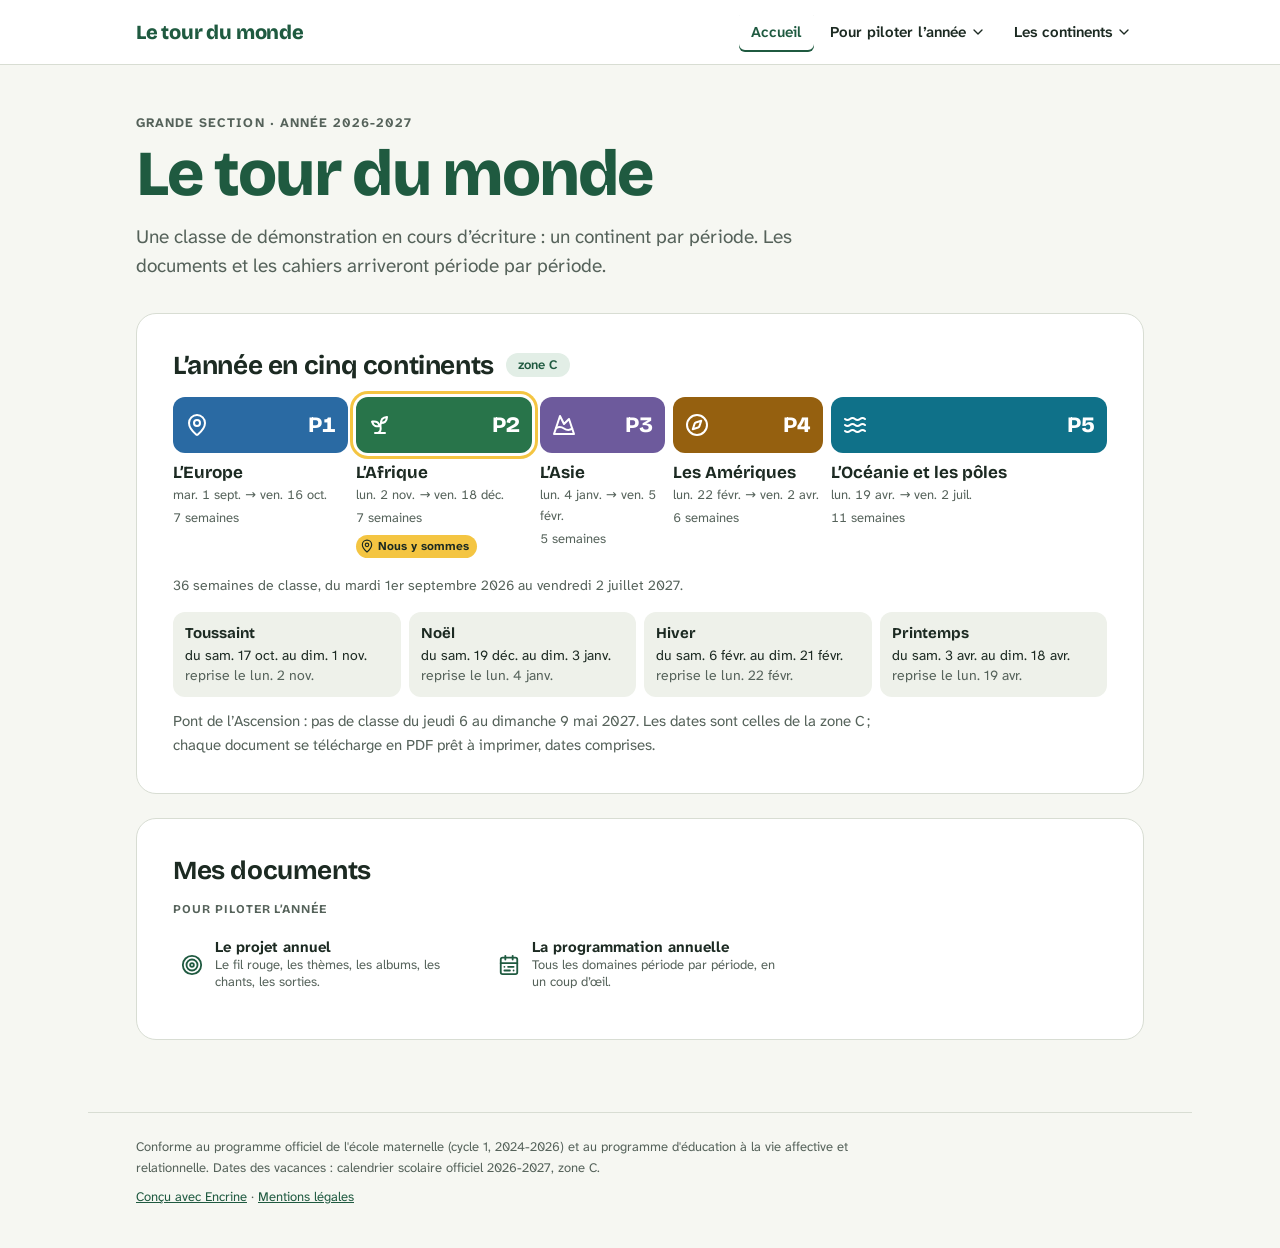
<file: site/index.html>
<!DOCTYPE html>
<html lang="fr">
<head>
  <meta charset="UTF-8">
  <meta name="viewport" content="width=device-width, initial-scale=1, viewport-fit=cover">
  <!-- apercu:debut -->
  <!-- L'aperçu de lien (scripts/apercu.py) : écrit par classe.py generer,
       en adresses absolues au déploiement (estampiller --adresse). Ne pas
       retoucher à la main : les messageries lisent ces balises sans JavaScript. -->
  <title>Encrine – Le tour du monde</title>
  <meta name="description" content="Une classe de démonstration en cours d’écriture : un continent par période. Les documents et les cahiers arriveront période par période.">
  <meta property="og:type" content="website">
  <meta property="og:locale" content="fr_FR">
  <meta property="og:site_name" content="Encrine">
  <meta property="og:title" content="Encrine – Le tour du monde">
  <meta property="og:description" content="Une classe de démonstration en cours d’écriture : un continent par période. Les documents et les cahiers arriveront période par période.">
  <meta property="og:url" content="./">
  <meta property="og:image" content="partage.png">
  <meta property="og:image:type" content="image/png">
  <meta property="og:image:width" content="1200">
  <meta property="og:image:height" content="630">
  <meta property="og:image:alt" content="L’accueil du site de la classe « Le tour du monde » : Grande Section, 2026-2027.">
  <meta name="twitter:card" content="summary_large_image">
  <meta name="twitter:title" content="Encrine – Le tour du monde">
  <meta name="twitter:description" content="Une classe de démonstration en cours d’écriture : un continent par période. Les documents et les cahiers arriveront période par période.">
  <meta name="twitter:image" content="partage.png">
  <meta name="twitter:image:alt" content="L’accueil du site de la classe « Le tour du monde » : Grande Section, 2026-2027.">
  <!-- apercu:fin -->
  <!-- L'appli installable (scripts/appli.py) : le manifeste et les icônes
       sont fabriqués pour la classe ; la couleur de la barre et le nom sous
       l'icône d'iOS, posés par appli.js depuis le thème et classe.yml. -->
  <link rel="manifest" href="manifest.webmanifest">
  <meta name="theme-color" content="">
  <meta name="mobile-web-app-capable" content="yes">
  <meta name="apple-mobile-web-app-capable" content="yes">
  <meta name="apple-mobile-web-app-status-bar-style" content="default">
  <meta name="apple-mobile-web-app-title" content="">
  <link rel="icon" href="favicon.ico" sizes="48x48">
  <link rel="icon" href="icones/appli.svg" type="image/svg+xml">
  <link rel="apple-touch-icon" href="icones/apple-touch-icon.png">
  <link rel="stylesheet" href="charte/charte.css">
  <link rel="stylesheet" href="app.css">
  <!-- Le garde-fou : jamais « Chargement… » pour toujours. Une erreur avant
       le premier rendu (un script qui manque, ou d'une autre publication),
       ou pas de rendu au bout de 15 s (sur un réseau lent, plus tôt serait un faux départ) : un message et « Recharger », qui
       désinscrit le service worker de la classe, vide ses caches et
       recharge. app.js pose data-rendu="ok" sur <html> au premier rendu.
       Autonome et en ES5 : il doit marcher quand tout le reste échoue. -->
  <script id="garde-fou">
  (function () {
    var d = document, html = d.documentElement, montre = false;
    function rendu() { return html.getAttribute('data-rendu') === 'ok'; }
    function reparer() {
      var dossier = location.href.replace(/[?#].*$/, '').replace(/[^\/]*$/, '');
      var fin = function () { location.reload(); };
      setTimeout(fin, 4000);
      var sw = navigator.serviceWorker && navigator.serviceWorker.getRegistrations ?
        navigator.serviceWorker.getRegistrations().then(function (rs) {
          return Promise.all(rs.map(function (r) { return r.scope.indexOf(dossier) === 0 ? r.unregister() : null; }));
        }) : Promise.resolve();
      var cs = window.caches ? caches.keys().then(function (ns) {
        return Promise.all(ns.map(function (n) { return n.indexOf('encrine ' + dossier) === 0 ? caches['delete'](n) : null; }));
      }) : Promise.resolve();
      Promise.all([sw, cs]).then(fin, fin);
    }
    function secours() {
      var c = d.getElementById('contenu');
      if (montre || rendu() || !c) return;
      montre = true;
      html.setAttribute('data-rendu', 'echec');
      c.removeAttribute('aria-busy');
      c.innerHTML = '<div class="garde-fou" role="alert" style="max-width:34em;margin:12vh auto;padding:0 24px;font:18px/1.6 system-ui,sans-serif">' +
        '<p><strong>Le site n’a pas pu se charger.</strong></p><p>Touchez « Recharger » : la dernière version sera téléchargée.</p>' +
        '<p><button type="button" class="btn btn-principal" style="font:inherit;padding:.5em 1.2em">Recharger</button></p></div>';
      c.querySelector('button').onclick = function () { this.disabled = true; this.textContent = 'Rechargement…'; reparer(); };
    }
    window.addEventListener('error', function (e) {
      // une erreur de script, ou un script qui n'a pas pu se charger (pas une image)
      var t = e.target;
      if (t && t !== window && t.tagName !== 'SCRIPT') return;
      if (!rendu()) secours();
    }, true);
    window.addEventListener('unhandledrejection', function () { if (!rendu()) secours(); });
    setTimeout(secours, 15000);
  })();
  </script>
</head>
<body data-support="ecran">
  <!-- Trois emplacements, que remplissent les gabarits (site/gabarits.js, ou
       ceux du thème : charte/gabarits.js) à partir du modèle (modele.js) ;
       app.js garde la logique : routage, documents, menu, focus. -->
  <a class="saut" href="#contenu">Aller au contenu</a>
  <header id="entete" data-composant="entete"></header>
  <main id="contenu" data-composant="page" tabindex="-1"><p class="chargement">Chargement…</p></main>
  <footer id="pied" data-composant="pied"></footer>

  <script src="marked.min.js"></script>
  <script src="classe.js"></script>
  <script src="commun.js"></script>
  <script src="modele.js"></script>
  <script src="gabarits.js"></script>
  <script src="charte/gabarits.js"></script>
  <script src="app.js"></script>
  <script src="appli.js"></script>
</body>
</html>
</file>
<file: site/charte/charte.css>
/* Fabriqué par scripts/classe.py : socle.css, composants.css, puis le thème « demo » (themes/demo/ : theme.css).
   Ne pas modifier à la main : éditer ces fichiers, puis relancer  python3 scripts/classe.py generer */

/* Le socle de la charte — ce que toutes les classes partagent, quel que soit
 * leur thème.
 *
 *  - Andika, la police de tout mot qu'un enfant lit (a et g à un étage, l et I
 *    distincts) : elle ne dépend pas du thème, parce qu'elle sert la lecture ;
 *  - les espacements (pas de 4 px) et les rayons ;
 *  - la mécanique des périodes : data-periode="1".."5" pose --periode,
 *    --periode-trait et --periode-pale à partir des --pN que fournit le thème.
 *
 * Le thème de la classe (site/charte/themes/<thème>/, choisi par classe.yml)
 * fournit le reste : couleurs, polices de l'adulte, ombre (theme.css), et
 * l'habillage des composants nommés (composants.css, facultatif), avec ses
 * motifs et ses polices. scripts/classe.py generer assemble le socle et le
 * thème dans site/charte/charte.css, le seul fichier que chargent les pages.
 * Ne pas éditer charte.css à la main.
 *
 * Ce que le thème ne peut pas changer — la police de l'enfant, les
 * espacements, la mécanique des périodes, le format des pages — est contrôlé
 * par scripts/verifier-theme.py (skill charte-graphique, « Le contrat du
 * thème »).
 */

/* ——— Police de l'enfant (auto-hébergée : le PDF se fabrique sans réseau) ——— */
@font-face { font-family: "Andika"; font-style: normal; font-weight: 400; font-display: swap;
  src: url("polices/andika-latin-400.woff2") format("woff2");
  unicode-range: U+0000-00FF, U+0131, U+0152-0153, U+02BB-02BC, U+02C6, U+02DA, U+02DC, U+0304, U+0308, U+0329, U+2000-206F, U+20AC, U+2122, U+2191, U+2193, U+2212, U+2215, U+FEFF, U+FFFD; }
@font-face { font-family: "Andika"; font-style: normal; font-weight: 400; font-display: swap;
  src: url("polices/andika-latin-ext-400.woff2") format("woff2");
  unicode-range: U+0100-02BA, U+02BD-02C5, U+02C7-02CC, U+02CE-02D7, U+02DD-02FF, U+1E00-1E9F, U+1EF2-1EFF, U+2020, U+20A0-20AB, U+20AD-20C0, U+2113, U+2C60-2C7F, U+A720-A7FF; }
@font-face { font-family: "Andika"; font-style: normal; font-weight: 700; font-display: swap;
  src: url("polices/andika-latin-700.woff2") format("woff2");
  unicode-range: U+0000-00FF, U+0131, U+0152-0153, U+02BB-02BC, U+02C6, U+02DA, U+02DC, U+0304, U+0308, U+0329, U+2000-206F, U+20AC, U+2122, U+2191, U+2193, U+2212, U+2215, U+FEFF, U+FFFD; }
@font-face { font-family: "Andika"; font-style: normal; font-weight: 700; font-display: swap;
  src: url("polices/andika-latin-ext-700.woff2") format("woff2");
  unicode-range: U+0100-02BA, U+02BD-02C5, U+02C7-02CC, U+02CE-02D7, U+02DD-02FF, U+1E00-1E9F, U+1EF2-1EFF, U+2020, U+20A0-20AB, U+20AD-20C0, U+2113, U+2C60-2C7F, U+A720-A7FF; }

/* ——— La mention de la marque, au pied de chaque page du matériel ———
   Fiches, imagier, cartes-corpus : « Conçu avec Encrine · encrine.ai », en
   petit, dans la MARGE BASSE de la page (une boîte de marge @page) — elle ne
   prend rien au contenu, et ne peut donc pas faire déborder une fiche : la
   règle d'une page par fiche et par planche tient, au même nombre de pages.
   Figtree, la police du texte d'Encrine (site/marque/), à l'ardoise douce
   de la marque : gris doux, mais lisible à la photocopie. Placée en haut de
   la marge (à 8 mm du bord), hors de la bande que les imprimantes rognent.
   Du socle : aucun thème ne la retire (il n'écrit pas de @page). Les
   documents de l'enseignant ont leur propre pied (impression.css). */
@font-face { font-family: "Figtree"; font-style: normal; font-weight: 300 900; font-display: block;
  src: url("../marque/polices/figtree-latin.woff2") format("woff2");
  unicode-range: U+0000-00FF, U+0131, U+0152-0153, U+02BB-02BC, U+02C6, U+02DA, U+02DC, U+0304, U+0308, U+0329, U+2000-206F, U+20AC, U+2122, U+2191, U+2193, U+2212, U+2215, U+FEFF, U+FFFD; }
@page {
  @bottom-center {
    content: "Conçu avec Encrine · encrine.ai";
    vertical-align: top; padding-top: 1.8mm;
    font: 500 6.8pt/1 "Figtree", Arial, sans-serif; letter-spacing: .02em; color: #4a5566;
  }
}
/* Une boîte de marge ne fait pas charger sa police, et sans elle Chromium
   n'imprime RIEN dans la boîte (pas même la police de secours) : ce double
   invisible, à la police de la mention, la fait charger dès l'ouverture de
   la page. Pas sous @media print : chargée au moment d'imprimer, la police
   arrive trop tard et la mention disparaît (essayé). */
html::before {
  content: "Conçu avec Encrine · encrine.ai"; font: 500 6.8pt "Figtree", Arial, sans-serif;
  position: absolute; top: 0; left: 0; visibility: hidden; pointer-events: none;
}

/* ——— Jetons communs ——— */
:root {
  /* La police des mots de l'enfant : la même pour toutes les classes */
  --police-enfant: "Andika", "Century Gothic", Verdana, sans-serif;

  /* Espacements (pas de 4 px) */
  --esp-1: 4px; --esp-2: 8px; --esp-3: 12px; --esp-4: 16px;
  --esp-5: 24px; --esp-6: 32px; --esp-7: 48px; --esp-8: 64px;

  /* Les rayons ne sont pas du socle : ils donnent son visage à la classe,
     le thème les porte (--rayon-s, -m, -l, -pilule). */

  /* La mention de rangement des cartes (« période 1 · l'Europe · faune ») :
     l'enseignant la lit en triant les cartes plastifiées. Imprimée à 5,5 pt
     en gris pâle, elle ne se lisait plus ; 6,5 pt et l'encre douce (4,5:1)
     sont le minimum. */
  --repere-taille: 6.5pt;
  --repere-encre: var(--encre-douce);

  /* La police des étiquettes de l'adulte (pastilles, numéros de période,
     tampons) : celle des titres, sauf si le thème en apporte une troisième. */
  --police-etiquette: var(--police-titre);
}

/* Les ornements : des éléments vides que le moteur pose aux points
   d'accroche (data-orne="…") et qu'un thème peut remplir d'un motif. Sans
   thème, ils n'existent pas. Ils ne prennent jamais de place dans la page :
   un thème les place en position absolue (verifier-theme.py le vérifie sur
   le papier). */
.orne { display: none; }

/* La période d'un bloc : data-periode="1".."5" pose --periode, --periode-trait et --periode-pale. */
[data-periode="1"] { --periode: var(--p1); --periode-trait: var(--p1-trait); --periode-pale: var(--p1-pale); }
[data-periode="2"] { --periode: var(--p2); --periode-trait: var(--p2-trait); --periode-pale: var(--p2-pale); }
[data-periode="3"] { --periode: var(--p3); --periode-trait: var(--p3-trait); --periode-pale: var(--p3-pale); }
[data-periode="4"] { --periode: var(--p4); --periode-trait: var(--p4-trait); --periode-pale: var(--p4-pale); }
[data-periode="5"] { --periode: var(--p5); --periode-trait: var(--p5-trait); --periode-pale: var(--p5-pale); }

/* ——— Les mots que l'enfant lit ———
   Tout mot qu'un enfant lit s'écrit en Andika (a et g à un étage, l et I
   distincts) : cartes, étiquettes, mots sous les images, lettres, tableaux,
   défis. Règle du socle, hors couche : ni le thème ni une feuille de cahier
   ne la défont (verifier-theme.py refuse qu'un thème y touche). La consigne,
   l'en-tête et le pied d'une fiche, qui s'adressent à l'adulte, restent dans
   la police du texte. */
.fiche :is(.case, .appariement .item, .alphabet .al, .bande .c, .carte-lettre, .plaque, .bande-lettres,
  .mot-grand, .quadrillage td, .trace, .modele, table.tab td, table.tab th, .defi, .domino .total,
  .graphisme, .seriation, .lettres-decoupe, .grandes-cases, .motif),
.carte .mot, .etiquette .mot, .mot-tri, .mot-script, .couverture-titre,
/* à l'écran, un mot de l'enfant que montre un gabarit (le nom d'une espèce,
   un mot d'un corpus) : le thème en règle la taille, jamais la police */
.mot-enfant { font-family: var(--police-enfant); }

/* Les composants communs du moteur — ce que plusieurs cahiers partagent et
 * qu'aucune feuille de cahier ne porte seule : la couverture.
 *
 * Rangés dans la couche « moteur », comme les feuilles des cahiers : le thème
 * de la classe les habille (themes/<thème>/habillage.css) sans surenchère de
 * sélecteurs. Assemblé dans charte.css par scripts/classe.py, entre le socle
 * et le thème. La structure HTML est fabriquée par classe.couverture().
 */
@layer moteur {

/* ——— La couverture d'un cahier : une page A4, la première du PDF ———
   Le seul papier qui puisse porter un aplat sombre (règle du socle : les
   fiches élève restent à l'encre légère). Sans thème : un cadre à la couleur
   de la période, le nom du milieu en grand, en Andika — l'enfant le lit. */
.planche.couverture {
  position: relative; isolation: isolate; overflow: hidden;
  /* 277 mm de page utile : 6 mm de tolérance d'arrondi, sinon la
     couverture pousse le cahier d'une page (skill imprimer-pdf) */
  height: 271mm; display: flex; flex-direction: column; justify-content: space-between;
  padding: 14mm 12mm; border: 1.2pt solid var(--periode); border-radius: 4mm;
  background: var(--feuille);
  -webkit-print-color-adjust: exact; print-color-adjust: exact;
}
.couverture-tete {
  display: flex; justify-content: space-between; gap: 6mm;
  font: 700 9.5pt/1.3 var(--police-texte); color: var(--encre-douce);
  text-transform: uppercase; letter-spacing: .06em;
}
.couverture-centre { text-align: center; }
.couverture-cahier { font: 700 16pt/1.2 var(--police-titre); color: var(--periode); margin: 0 0 5mm; }
.couverture-titre {
  font-family: var(--police-enfant); font-size: 46pt; font-weight: 700; line-height: 1.08;
  color: var(--encre); margin: 0; text-wrap: balance;
}
.couverture-sous { font: 400 12pt/1.4 var(--police-texte); color: var(--encre-douce); margin: 5mm auto 0; max-width: 130mm; }
.couverture-pied {
  display: flex; justify-content: space-between; align-items: center; gap: 6mm;
  border-top: .8pt solid var(--periode-trait); padding-top: 4mm;
  font: 400 10pt/1.3 var(--police-texte); color: var(--encre-douce);
}
.couverture-periode { display: inline-flex; align-items: center; gap: 3mm; font: 700 12pt/1 var(--police-etiquette); color: var(--periode); }
.couverture-num {
  display: inline-grid; place-items: center; width: 12mm; height: 12mm; border-radius: 50%;
  border: 1.2pt solid var(--periode); font-size: 16pt;
}

} /* fin de la couche moteur */

/* ——— themes/demo/theme.css ——— */
/* Le thème « demo » — un style neutre pour la classe de démonstration.
 *
 * Un thème porte les couleurs (clair, sombre, impression), les cinq couleurs
 * de période et les polices de l'adulte ; le socle (../../socle.css) porte le
 * reste. Le skill charte-graphique dit comment en écrire un pour un thème
 * choisi ; celui-ci sert de point de départ.
 */

/* ——— Polices du thème (auto-hébergées) ——— */
@font-face { font-family: "Bricolage Grotesque"; font-style: normal; font-weight: 200 800; font-display: swap;
  src: url("themes/demo/polices/bricolage-grotesque-latin.woff2") format("woff2");
  unicode-range: U+0000-00FF, U+0131, U+0152-0153, U+02BB-02BC, U+02C6, U+02DA, U+02DC, U+0304, U+0308, U+0329, U+2000-206F, U+20AC, U+2122, U+2191, U+2193, U+2212, U+2215, U+FEFF, U+FFFD; }
@font-face { font-family: "Bricolage Grotesque"; font-style: normal; font-weight: 200 800; font-display: swap;
  src: url("themes/demo/polices/bricolage-grotesque-latin-ext.woff2") format("woff2");
  unicode-range: U+0100-02BA, U+02BD-02C5, U+02C7-02CC, U+02CE-02D7, U+02DD-02FF, U+1E00-1E9F, U+1EF2-1EFF, U+2020, U+20A0-20AB, U+20AD-20C0, U+2113, U+2C60-2C7F, U+A720-A7FF; }
@font-face { font-family: "Atkinson Hyperlegible Next"; font-style: normal; font-weight: 200 800; font-display: swap;
  src: url("themes/demo/polices/atkinson-next-latin.woff2") format("woff2");
  unicode-range: U+0000-00FF, U+0131, U+0152-0153, U+02BB-02BC, U+02C6, U+02DA, U+02DC, U+0304, U+0308, U+0329, U+2000-206F, U+20AC, U+2122, U+2191, U+2193, U+2212, U+2215, U+FEFF, U+FFFD; }
@font-face { font-family: "Atkinson Hyperlegible Next"; font-style: normal; font-weight: 200 800; font-display: swap;
  src: url("themes/demo/polices/atkinson-next-latin-ext.woff2") format("woff2");
  unicode-range: U+0100-02BA, U+02BD-02C5, U+02C7-02CC, U+02CE-02D7, U+02DD-02FF, U+1E00-1E9F, U+1EF2-1EFF, U+2020, U+20A0-20AB, U+20AD-20C0, U+2113, U+2C60-2C7F, U+A720-A7FF; }
@font-face { font-family: "Atkinson Hyperlegible Next"; font-style: italic; font-weight: 200 800; font-display: swap;
  src: url("themes/demo/polices/atkinson-next-latin-italic.woff2") format("woff2");
  unicode-range: U+0000-00FF, U+0131, U+0152-0153, U+02BB-02BC, U+02C6, U+02DA, U+02DC, U+0304, U+0308, U+0329, U+2000-206F, U+20AC, U+2122, U+2191, U+2193, U+2212, U+2215, U+FEFF, U+FFFD; }

/* ——— Jetons du thème ——— */
:root {
  /* Fonds et traits */
  --papier: #f6f7f2;          /* fond de page de l'application */
  --feuille: #ffffff;         /* surfaces posées sur le papier : document, carte, menu */
  --feuille-creuse: #eef1ea;  /* zone en retrait : barre d'outils, ligne paire d'un tableau */
  --trait: #d8ddd3;           /* filets, séparateurs */
  --trait-fort: #7f8b7c;      /* bord d'un contrôle (3:1 sur papier et feuille) */

  /* Encres */
  --encre: #1c2a22;           /* texte courant */
  --encre-douce: #55625a;     /* métadonnées, légendes */
  --sapin: #1f5a40;           /* la couleur de la maison : titres, action principale, état actif */
  --sapin-pale: #e2eee6;      /* fond teinté derrière du sapin */
  --sur-sapin: #ffffff;       /* texte posé sur un aplat sapin */
  --bouton-dor: #f4c542;      /* mise en avant : la période en cours, l'étoile du défi */
  --sur-bouton-dor: #1c2a22;
  --coquelicot: #b3361f;      /* erreur, alerte — jamais décoratif */
  --anneau: #1f5a40;          /* anneau de focus clavier */

  /* Les cinq milieux : une couleur par période. Ce sont les filets de
     l'imagier et des cartes-corpus, dont le mode d'emploi nomme la couleur
     (« la barquette repérée par le filet bleu ») : changer une teinte de
     famille obligerait les classes à relabelliser leurs barquettes. */
  --p1: #2a6aa3; --p1-trait: #b9d1e8; --p1-pale: #e7f0f9;   /* la ville — bleu */
  --p2: #28744a; --p2-trait: #b4dcc4; --p2-pale: #e6f3eb;   /* la forêt — vert */
  --p3: #6d5a9c; --p3-trait: #cdc3e4; --p3-pale: #f1eef8;   /* la montagne — violet */
  --p4: #95600f; --p4-trait: #e8cf9e; --p4-pale: #fbf1dc;   /* la campagne — ocre */
  --p5: #0f7189; --p5-trait: #a9d9e4; --p5-pale: #e6f4f7;   /* la mer — turquoise */
  --sur-periode: #ffffff;

  /* Rayons (du thème : le socle n'en impose aucun) */
  --rayon-s: 6px; --rayon-m: 12px; --rayon-l: 20px; --rayon-pilule: 999px;

  /* Polices */
  --police-titre: "Bricolage Grotesque", "Avenir Next", "Segoe UI", system-ui, sans-serif;
  --police-texte: "Atkinson Hyperlegible Next", "Atkinson Hyperlegible", "Segoe UI", system-ui, sans-serif;

  /* Ombres : une seule, pour ce qui flotte (menu ouvert, carte survolée) */
  --ombre-flotte: 0 1px 2px rgba(28, 42, 34, .06), 0 8px 24px rgba(28, 42, 34, .10);
}

@media (prefers-color-scheme: dark) {
  :root:not([data-theme="light"]) {
    --papier: #121a16; --feuille: #1a241f; --feuille-creuse: #16201b;
    --trait: #2c3832; --trait-fort: #6b7a70;
    --encre: #e8eee9; --encre-douce: #a7b4ab;
    --sapin: #7cc79d; --sapin-pale: #1e3328; --sur-sapin: #0e1a14;
    --bouton-dor: #f4c542; --sur-bouton-dor: #1c2a22;
    --coquelicot: #f08a74; --anneau: #f4c542;
    --p1: #86b4e8; --p1-trait: #2f4a66; --p1-pale: #1b2a3d;
    --p2: #7fcb9d; --p2-trait: #2c5039; --p2-pale: #1a3324;
    --p3: #b9a8e8; --p3-trait: #463d66; --p3-pale: #2a2440;
    --p4: #e2b25a; --p4-trait: #5a4720; --p4-pale: #352a12;
    --p5: #6fcbe0; --p5-trait: #245459; --p5-pale: #12302f; --sur-periode: #0e1a14;
    --ombre-flotte: 0 1px 2px rgba(0, 0, 0, .3), 0 8px 24px rgba(0, 0, 0, .35);
    color-scheme: dark;
  }
}
:root[data-theme="dark"] {
  --papier: #121a16; --feuille: #1a241f; --feuille-creuse: #16201b;
  --trait: #2c3832; --trait-fort: #6b7a70;
  --encre: #e8eee9; --encre-douce: #a7b4ab;
  --sapin: #7cc79d; --sapin-pale: #1e3328; --sur-sapin: #0e1a14;
  --bouton-dor: #f4c542; --sur-bouton-dor: #1c2a22;
  --coquelicot: #f08a74; --anneau: #f4c542;
  --p1: #86b4e8; --p1-trait: #2f4a66; --p1-pale: #1b2a3d;
  --p2: #7fcb9d; --p2-trait: #2c5039; --p2-pale: #1a3324;
  --p3: #b9a8e8; --p3-trait: #463d66; --p3-pale: #2a2440;
  --p4: #e2b25a; --p4-trait: #5a4720; --p4-pale: #352a12;
  --p5: #6fcbe0; --p5-trait: #245459; --p5-pale: #12302f; --sur-periode: #0e1a14;
  --ombre-flotte: 0 1px 2px rgba(0, 0, 0, .3), 0 8px 24px rgba(0, 0, 0, .35);
  color-scheme: dark;
}

/* Le papier imprimé reste clair, quel que soit le thème de l'écran. */
@media print {
  :root, :root[data-theme="dark"], :root:not([data-theme="light"]) {
    --papier: #ffffff; --feuille: #ffffff; --feuille-creuse: #f1f3ee;
    --trait: #c9cfc5; --trait-fort: #6f7a6c;
    --encre: #1c2a22; --encre-douce: #4a564e;
    --sapin: #1f5a40; --sapin-pale: #e2eee6; --sur-sapin: #ffffff;
    --p1: #2a6aa3; --p1-trait: #b9d1e8; --p1-pale: #e7f0f9;
    --p2: #28744a; --p2-trait: #b4dcc4; --p2-pale: #e6f3eb;
    --p3: #6d5a9c; --p3-trait: #cdc3e4; --p3-pale: #f1eef8;
    --p4: #95600f; --p4-trait: #e8cf9e; --p4-pale: #fbf1dc;
    --p5: #0f7189; --p5-trait: #a9d9e4; --p5-pale: #e6f4f7; --sur-periode: #ffffff;
    color-scheme: light;
  }
}
</file>
<file: site/app.css>
/* ——— L'application de la classe ———
 * Toutes les valeurs viennent de charte/charte.css (le socle, puis le thème
 * de la classe). Deux parties :
 *  - la base, commune à tous les gabarits : la page, le focus, le lien
 *    d'évitement, les icônes, la pastille, les boutons, l'invitation à
 *    installer l'appli ;
 *  - la forme des gabarits PAR DÉFAUT (site/gabarits.js), qui ne s'applique
 *    qu'aux emplacements qu'ils ont rendus ([data-gabarit="defaut"], posé par
 *    app.js) : un thème qui a ses propres gabarits n'en hérite rien, même
 *    s'il emploie les mêmes noms de classes. :where() garde la spécificité
 *    d'origine, que l'habillage d'un thème sans gabarits peut surpasser.
 */

/* La feuille du moteur est rangée dans la couche « moteur » : l'habillage du
   thème de la classe (charte.css, hors couche) l'emporte sur elle sans
   surenchère de sélecteurs. Skill charte-graphique. */
@layer moteur {
* { box-sizing: border-box; }
[hidden] { display: none !important; }
html { scroll-behavior: smooth; -webkit-text-size-adjust: 100%; }
@media (prefers-reduced-motion: reduce) { html { scroll-behavior: auto; } * { transition: none !important; } }
body {
  margin: 0; background: var(--papier); color: var(--encre);
  font-family: var(--police-texte); font-size: 17px; line-height: 1.6;
  overflow-x: hidden;
}
a { color: inherit; }
:focus-visible { outline: 3px solid var(--anneau); outline-offset: 2px; border-radius: var(--rayon-s); }
.ic { width: 20px; height: 20px; flex-shrink: 0; fill: none; stroke: currentColor; stroke-width: 2; stroke-linecap: round; stroke-linejoin: round; }

/* La pastille de période : le numéro dans la couleur du milieu. */
.pastille {
  display: inline-grid; place-items: center; flex-shrink: 0;
  width: 24px; height: 24px; border-radius: var(--rayon-pilule);
  background: var(--periode); color: var(--sur-periode);
  font: 700 13px/1 var(--police-titre); font-variant-numeric: tabular-nums;
}

/* Le lien d'évitement : invisible tant qu'on ne l'atteint pas au clavier. */
.saut {
  position: absolute; left: var(--esp-3); top: -100px; z-index: 100;
  padding: var(--esp-2) var(--esp-4); border-radius: var(--rayon-s);
  background: var(--encre); color: var(--papier); font-weight: 700; text-decoration: none;
}
.saut:focus { top: var(--esp-3); }
#contenu:focus { outline: none; }
.chargement { color: var(--encre-douce); font-style: italic; }
@media (prefers-reduced-motion: reduce) {
  *, *::before, *::after { animation-duration: .01ms !important; animation-iteration-count: 1 !important; scroll-behavior: auto !important; }
}
[data-appli] body { overscroll-behavior-y: none; }

/* — Boutons — */
.btn {
  display: inline-flex; align-items: center; gap: var(--esp-2);
  min-height: 40px; padding: 0 var(--esp-4); border-radius: var(--rayon-s);
  background: var(--feuille); color: var(--encre); border: 1px solid var(--trait-fort);
  font: 600 15px/1 var(--police-texte); text-decoration: none; cursor: pointer;
}
.btn:hover { background: var(--feuille-creuse); }
.btn .ic { width: 18px; height: 18px; color: var(--encre-douce); }
.btn-principal { background: var(--sapin); color: var(--sur-sapin); border-color: var(--sapin); }
.btn-principal .ic { color: var(--sur-sapin); }
.btn-principal:hover { background: var(--sapin); filter: brightness(1.12); }

@media (max-width: 640px) { .btn { min-height: 36px; padding: 0 var(--esp-3); font-size: 14px; } .invitation-icone { width: 36px; height: 36px; } }

/* — L'invitation à installer l'appli (appli.js) : une carte discrète en bas
   de l'écran, refermable ; jamais dans l'appli installée ni sur le papier. — */
.invitation {
  position: fixed; z-index: 50; left: 50%; transform: translateX(-50%);
  bottom: max(var(--esp-4), calc(env(safe-area-inset-bottom, 0px) + var(--esp-2)));
  width: min(480px, calc(100vw - 2 * var(--esp-4)));
  display: flex; align-items: center; gap: var(--esp-3);
  padding: var(--esp-3) var(--esp-2) var(--esp-3) var(--esp-3);
  background: var(--feuille); color: var(--encre);
  border: 1px solid var(--trait); border-radius: var(--rayon-m); box-shadow: var(--ombre-flotte);
  font-size: 14px; line-height: 1.4;
}
.invitation-icone { width: 44px; height: 44px; flex-shrink: 0; border-radius: 22%; }
.invitation-texte { flex: 1; min-width: 0; margin: 0; }
.invitation-texte strong { display: block; font: 700 15px/1.3 var(--police-titre); color: var(--sapin); }
.invitation-texte .ic { width: 16px; height: 16px; vertical-align: -3px; margin: 0 2px; color: var(--sapin); }
.invitation .btn { flex-shrink: 0; }
.invitation-fermer {
  flex-shrink: 0; display: grid; place-items: center; width: 36px; height: 36px; padding: 0;
  background: none; border: 0; border-radius: var(--rayon-s); color: var(--encre-douce); cursor: pointer;
}
.invitation-fermer:hover { background: var(--feuille-creuse); color: var(--encre); }
@media (display-mode: standalone) { .invitation { display: none; } }
[data-appli] .invitation { display: none; }


/* ——— Les gabarits par défaut ——— */
#entete:where([data-gabarit="defaut"]) {
  position: sticky; top: 0; z-index: 20; background: var(--feuille); border-bottom: 1px solid var(--trait);
  padding-top: env(safe-area-inset-top, 0px);
}
#pied:where([data-gabarit="defaut"]) { background: var(--papier); }
/* — Extraits par période — */
:where([data-gabarit="defaut"]) .periodes-print {
  display: flex; flex-wrap: wrap; align-items: center; gap: var(--esp-2);
  max-width: 1040px; margin-bottom: var(--esp-4); font-size: 14px; color: var(--encre-douce);
}
:where([data-gabarit="defaut"]) .periodes-print > span { display: inline-flex; align-items: center; gap: var(--esp-2); margin-right: var(--esp-2); }
:where([data-gabarit="defaut"]) .periodes-print > span .ic { width: 18px; height: 18px; }
:where([data-gabarit="defaut"]) .periodes-print a {
  display: inline-flex; align-items: center; gap: var(--esp-2);
  padding: var(--esp-1) var(--esp-3) var(--esp-1) var(--esp-1); border-radius: var(--rayon-pilule);
  background: var(--feuille); border: 1px solid var(--trait); color: var(--encre); text-decoration: none; font-weight: 600;
}
:where([data-gabarit="defaut"]) .periodes-print a:hover { border-color: var(--periode); background: var(--periode-pale); }


/* — La feuille du document — */
:where([data-gabarit="defaut"]) .contenu {
  max-width: 1040px; background: var(--feuille); border: 1px solid var(--trait); border-radius: var(--rayon-l);
  padding: clamp(20px, 4vw, 56px); overflow-wrap: break-word; min-width: 0;
}
:where([data-gabarit="defaut"]) .contenu > :first-child { margin-top: 0; }
:where([data-gabarit="defaut"]) .contenu h1 { font: 700 clamp(28px, 3.4vw, 40px)/1.12 var(--police-titre); letter-spacing: -.02em; color: var(--sapin); text-wrap: balance; margin: 0 0 var(--esp-5); }
:where([data-gabarit="defaut"]) .contenu[data-periode] h1 { color: var(--periode); }
:where([data-gabarit="defaut"]) .contenu h2 { font: 700 24px/1.25 var(--police-titre); letter-spacing: -.01em; color: var(--encre); margin: var(--esp-7) 0 var(--esp-3); padding-top: var(--esp-4); border-top: 1px solid var(--trait); text-wrap: balance; }
:where([data-gabarit="defaut"]) .contenu h3 { font: 700 19px/1.3 var(--police-titre); color: var(--sapin); margin: var(--esp-6) 0 var(--esp-2); }
:where([data-gabarit="defaut"]) .contenu[data-periode] h3 { color: var(--periode); }
:where([data-gabarit="defaut"]) .contenu h4 { font-size: 17px; margin: var(--esp-5) 0 var(--esp-2); }
:where([data-gabarit="defaut"]) .contenu:not(.accueil) p, :where([data-gabarit="defaut"]) .contenu:not(.accueil) li { max-width: 72ch; }
:where([data-gabarit="defaut"]) .contenu a { color: var(--sapin); text-decoration-thickness: 1px; text-underline-offset: 3px; }
:where([data-gabarit="defaut"]) .contenu:not(.accueil) ul, :where([data-gabarit="defaut"]) .contenu:not(.accueil) ol { padding-left: 1.3em; }
:where([data-gabarit="defaut"]) .contenu:not(.accueil) li { margin: var(--esp-1) 0; }
:where([data-gabarit="defaut"]) .contenu li::marker { color: var(--encre-douce); }
:where([data-gabarit="defaut"]) .contenu blockquote {
  margin: var(--esp-4) 0; padding: var(--esp-3) var(--esp-4);
  background: var(--sapin-pale); border-radius: var(--rayon-m); color: var(--encre);
}
:where([data-gabarit="defaut"]) .contenu[data-periode] blockquote { background: var(--periode-pale); }
:where([data-gabarit="defaut"]) .contenu blockquote p { margin: var(--esp-1) 0; }
:where([data-gabarit="defaut"]) .contenu code { background: var(--feuille-creuse); padding: .1em .35em; border-radius: 4px; font-size: .9em; overflow-wrap: anywhere; }
:where([data-gabarit="defaut"]) .contenu hr { border: none; border-top: 1px solid var(--trait); margin: var(--esp-6) 0; }
:where([data-gabarit="defaut"]) .contenu hr + h2 { border-top: 0; padding-top: 0; }

:where([data-gabarit="defaut"]) .contenu table { border-collapse: separate; border-spacing: 0; width: 100%; margin: var(--esp-4) 0; font-size: 15px; line-height: 1.45; display: block; overflow-x: auto; border: 1px solid var(--trait); border-radius: var(--rayon-m); }
:where([data-gabarit="defaut"]) .contenu thead th { background: var(--feuille-creuse); color: var(--encre); text-align: left; font-weight: 700; font-size: 13px; text-transform: uppercase; letter-spacing: .05em; }
:where([data-gabarit="defaut"]) .contenu th, :where([data-gabarit="defaut"]) .contenu td { padding: var(--esp-2) var(--esp-3); vertical-align: top; border-bottom: 1px solid var(--trait); }
:where([data-gabarit="defaut"]) .contenu td + td, :where([data-gabarit="defaut"]) .contenu th + th { border-left: 1px solid var(--trait); }
:where([data-gabarit="defaut"]) .contenu tbody tr:last-child td { border-bottom: 0; }

:where([data-gabarit="defaut"]) .zone-badge {
  display: inline-block; font: 600 13px/1.2 var(--police-texte); letter-spacing: 0; text-transform: none; vertical-align: middle;
  background: var(--sapin-pale); color: var(--sapin);
  border-radius: var(--rayon-pilule); padding: var(--esp-1) var(--esp-3); margin-left: var(--esp-3); white-space: nowrap;
}
:where([data-gabarit="defaut"]) .contenu[data-periode] .zone-badge { background: var(--periode-pale); color: var(--periode); }
:where([data-gabarit="defaut"]) .chargement { color: var(--encre-douce); font-style: italic; }

/* — Accueil — */
:where([data-gabarit="defaut"]) .contenu.accueil { padding: 0; background: none; border: 0; border-radius: 0; max-width: 1040px; }
:where([data-gabarit="defaut"]) .accueil-tete { position: relative; isolation: isolate; padding: var(--esp-5) 0 var(--esp-6); }
:where([data-gabarit="defaut"]) .surtitre { margin: 0 0 var(--esp-2); font-size: 13px; font-weight: 700; text-transform: uppercase; letter-spacing: .08em; color: var(--encre-douce); }
:where([data-gabarit="defaut"]) .accueil .accueil-tete h1 { font: 800 clamp(36px, 6vw, 64px)/1 var(--police-titre); letter-spacing: -.035em; color: var(--sapin); max-width: 14ch; margin: 0 0 var(--esp-4); }
:where([data-gabarit="defaut"]) .chapo { font-size: 19px; line-height: 1.55; color: var(--encre-douce); max-width: 60ch; margin: 0; }

:where([data-gabarit="defaut"]) .bloc { position: relative; background: var(--feuille); border: 1px solid var(--trait); border-radius: var(--rayon-l); padding: clamp(20px, 3vw, 36px); margin-bottom: var(--esp-5); }
:where([data-gabarit="defaut"]) .bloc-tete { display: flex; align-items: center; flex-wrap: wrap; gap: var(--esp-2) var(--esp-3); margin-bottom: var(--esp-4); }
:where([data-gabarit="defaut"]) .accueil .bloc-tete h2 { margin: 0; padding: 0; border: 0; font: 700 26px/1.2 var(--police-titre); letter-spacing: -.015em; }
:where([data-gabarit="defaut"]) .bloc-tete .zone-badge { margin-left: 0; }
:where([data-gabarit="defaut"]) .note { font-size: 15px; color: var(--encre-douce); margin: var(--esp-3) 0 0; max-width: 72ch; }

/* La frise : la signature de la page — une bande par période, large de ses semaines. */
:where([data-gabarit="defaut"]) .frise { list-style: none; margin: 0; padding: 0; display: flex; gap: var(--esp-2); }
:where([data-gabarit="defaut"]) .frise-periode { flex-basis: 0; min-width: 0; }
:where([data-gabarit="defaut"]) .frise-periode a { display: flex; flex-direction: column; gap: 2px; text-decoration: none; color: var(--encre); border-radius: var(--rayon-m); }
:where([data-gabarit="defaut"]) .frise-bande {
  display: flex; align-items: center; justify-content: space-between; gap: var(--esp-2);
  height: 56px; padding: 0 var(--esp-3); margin-bottom: var(--esp-2);
  border-radius: var(--rayon-m); background: var(--periode); color: var(--sur-periode);
  position: relative; isolation: isolate; overflow: hidden;
}
:where([data-gabarit="defaut"]) .frise-bande .ic { width: 24px; height: 24px; }
:where([data-gabarit="defaut"]) .frise-num { font: 800 22px/1 var(--police-titre); font-variant-numeric: tabular-nums; }
:where([data-gabarit="defaut"]) .frise-milieu { font: 700 17px/1.2 var(--police-titre); }
:where([data-gabarit="defaut"]) .frise-dates, :where([data-gabarit="defaut"]) .frise-sem { font-size: 13px; color: var(--encre-douce); font-variant-numeric: tabular-nums; }
:where([data-gabarit="defaut"]) .frise-periode a:hover .frise-bande { filter: brightness(1.08); }
:where([data-gabarit="defaut"]) .frise-periode.en-cours .frise-bande { box-shadow: 0 0 0 3px var(--feuille), 0 0 0 6px var(--bouton-dor); }
:where([data-gabarit="defaut"]) .frise-ici {
  align-self: flex-start; display: inline-flex; align-items: center; gap: var(--esp-1); margin-top: var(--esp-1);
  padding: 2px var(--esp-2) 2px var(--esp-1); border-radius: var(--rayon-pilule);
  background: var(--bouton-dor); color: var(--sur-bouton-dor); font-size: 12px; font-weight: 700;
}
:where([data-gabarit="defaut"]) .frise-ici .ic { width: 14px; height: 14px; }
:where([data-gabarit="defaut"]) .frise-total { font-size: 14px; color: var(--encre-douce); margin: var(--esp-4) 0 0; }

:where([data-gabarit="defaut"]) .vacances { list-style: none; padding: 0; margin: var(--esp-4) 0 0; display: grid; grid-template-columns: repeat(4, minmax(0, 1fr)); gap: var(--esp-2); }
:where([data-gabarit="defaut"]) .vacances li { display: flex; flex-direction: column; padding: var(--esp-3); background: var(--feuille-creuse); border-radius: var(--rayon-m); font-size: 14px; line-height: 1.4; }
:where([data-gabarit="defaut"]) .vacances strong { font: 700 15px/1.3 var(--police-titre); margin-bottom: 2px; }
:where([data-gabarit="defaut"]) .vacances .reprise { color: var(--encre-douce); }

:where([data-gabarit="defaut"]) .materiels { display: grid; grid-template-columns: repeat(2, minmax(0, 1fr)); gap: var(--esp-3); margin-top: var(--esp-4); }
:where([data-gabarit="defaut"]) .materiel:first-child { grid-column: 1 / -1; }
:where([data-gabarit="defaut"]) .materiel:first-child .materiel-liste { display: grid; grid-template-columns: repeat(2, minmax(0, 1fr)); }
:where([data-gabarit="defaut"]) .materiel { border: 1px solid var(--trait); border-radius: var(--rayon-m); overflow: hidden; background: var(--feuille); }
:where([data-gabarit="defaut"]) .materiel.en-cours { border-color: var(--periode); box-shadow: 0 0 0 1px var(--periode); }
:where([data-gabarit="defaut"]) .materiel-tete { position: relative; isolation: isolate; display: flex; align-items: center; gap: var(--esp-3); padding: var(--esp-3) var(--esp-4); background: var(--periode-pale); color: var(--periode); }
:where([data-gabarit="defaut"]) .materiel-tete .ic { width: 28px; height: 28px; }
:where([data-gabarit="defaut"]) .materiel-num { font-size: 12px; font-weight: 700; text-transform: uppercase; letter-spacing: .07em; }
:where([data-gabarit="defaut"]) .materiel h3 { margin: 0; font: 700 20px/1.2 var(--police-titre); color: var(--encre); }
:where([data-gabarit="defaut"]) .materiel-liste { list-style: none; margin: 0; padding: var(--esp-1) 0; }
:where([data-gabarit="defaut"]) .materiel-liste a, :where([data-gabarit="defaut"]) .docs a {
  display: flex; align-items: center; gap: var(--esp-3); padding: var(--esp-2) var(--esp-4);
  text-decoration: none; color: var(--encre);
}
:where([data-gabarit="defaut"]) .materiel-liste a:hover, :where([data-gabarit="defaut"]) .docs a:hover { background: var(--feuille-creuse); }
:where([data-gabarit="defaut"]) .materiel-liste a > .ic:first-child { color: var(--periode); }
:where([data-gabarit="defaut"]) .materiel-liste a > .ic:last-child { width: 16px; height: 16px; color: var(--encre-douce); margin-left: auto; }
:where([data-gabarit="defaut"]) .materiel-liste span, :where([data-gabarit="defaut"]) .docs span { display: flex; flex-direction: column; line-height: 1.3; min-width: 0; }
:where([data-gabarit="defaut"]) .materiel-liste strong, :where([data-gabarit="defaut"]) .docs strong { font-size: 15px; }
:where([data-gabarit="defaut"]) .materiel-liste small, :where([data-gabarit="defaut"]) .docs small { font-size: 13px; color: var(--encre-douce); }

:where([data-gabarit="defaut"]) .docs-groupe + .docs-groupe { margin-top: var(--esp-5); }
:where([data-gabarit="defaut"]) .docs-groupe h3 { margin: 0 0 var(--esp-2); font-size: 12px; font-weight: 700; text-transform: uppercase; letter-spacing: .08em; color: var(--encre-douce); }
:where([data-gabarit="defaut"]) .docs { list-style: none; margin: 0; padding: 0; display: grid; grid-template-columns: repeat(auto-fill, minmax(300px, 1fr)); gap: 0 var(--esp-4); }
:where([data-gabarit="defaut"]) .docs a { padding: var(--esp-3) var(--esp-2); border-radius: var(--rayon-s); }
:where([data-gabarit="defaut"]) .docs a > .ic { color: var(--sapin); width: 22px; height: 22px; }


/* — L'emplacement de la page — */
#contenu:where([data-gabarit="defaut"]) { max-width: 1104px; margin: 0 auto; padding: var(--esp-5) max(clamp(16px, 4vw, 48px), env(safe-area-inset-right, 0px)) calc(var(--esp-7) + env(safe-area-inset-bottom, 0px)) max(clamp(16px, 4vw, 48px), env(safe-area-inset-left, 0px)); }

/* — L'en-tête : le nom du projet et le menu — */
:where([data-gabarit="defaut"]) .m-entete {
  position: relative; isolation: isolate; display: flex; align-items: center; gap: var(--esp-4);
  max-width: 1104px; margin: 0 auto; min-height: 64px;
  padding: var(--esp-2) max(clamp(16px, 4vw, 48px), env(safe-area-inset-right, 0px)) var(--esp-2) max(clamp(16px, 4vw, 48px), env(safe-area-inset-left, 0px));
}
:where([data-gabarit="defaut"]) .m-marque { font: 800 20px/1.1 var(--police-titre); letter-spacing: -.01em; color: var(--sapin); text-decoration: none; margin-right: auto; }
:where([data-gabarit="defaut"]) .m-nav > ul { display: flex; align-items: center; gap: var(--esp-1); list-style: none; margin: 0; padding: 0; }
:where([data-gabarit="defaut"]) .m-menu-groupe { position: relative; }
:where([data-gabarit="defaut"]) .m-menu-lien, :where([data-gabarit="defaut"]) .m-menu-bouton {
  display: inline-flex; align-items: center; gap: var(--esp-1); min-height: 40px; padding: 0 var(--esp-3);
  border: 0; border-radius: var(--rayon-s); background: none; color: var(--encre);
  font: 600 15px/1 var(--police-texte); text-decoration: none; cursor: pointer;
}
:where([data-gabarit="defaut"]) .m-menu-lien:hover, :where([data-gabarit="defaut"]) .m-menu-bouton:hover, :where([data-gabarit="defaut"]) .m-menu-bouton[aria-expanded="true"] { background: var(--feuille-creuse); }
:where([data-gabarit="defaut"]) .m-menu-lien[aria-current="page"], :where([data-gabarit="defaut"]) .m-menu-bouton[data-actif] { color: var(--sapin); box-shadow: inset 0 -2px 0 var(--sapin); }
:where([data-gabarit="defaut"]) .m-chevron { width: 16px; height: 16px; transition: transform .15s; }
:where([data-gabarit="defaut"]) .m-menu-bouton[aria-expanded="true"] .m-chevron { transform: rotate(180deg); }
:where([data-gabarit="defaut"]) .m-sous-menu {
  position: absolute; top: calc(100% + 6px); right: 0; z-index: 30; width: 380px; max-height: 70vh; overflow-y: auto;
  list-style: none; margin: 0; padding: var(--esp-2);
  background: var(--feuille); border: 1px solid var(--trait); border-radius: var(--rayon-m); box-shadow: var(--ombre-flotte);
}
:where([data-gabarit="defaut"]) .m-sous-menu a, :where([data-gabarit="defaut"]) .m-panneau-groupe a {
  display: flex; align-items: flex-start; gap: var(--esp-3); padding: var(--esp-2) var(--esp-3);
  border-radius: var(--rayon-s); color: var(--encre); text-decoration: none;
}
:where([data-gabarit="defaut"]) .m-sous-menu a:hover { background: var(--feuille-creuse); }
:where([data-gabarit="defaut"]) .m-sous-menu a[aria-current="page"], :where([data-gabarit="defaut"]) .m-panneau-groupe a[aria-current="page"] { background: var(--sapin-pale); color: var(--sapin); }
:where([data-gabarit="defaut"]) .m-sous-menu .ic, :where([data-gabarit="defaut"]) .m-panneau-groupe .ic { color: var(--sapin); margin-top: 2px; }
:where([data-gabarit="defaut"]) .m-sous-menu span, :where([data-gabarit="defaut"]) .m-panneau-groupe span:not(.pastille) { display: flex; flex-direction: column; min-width: 0; line-height: 1.3; }
:where([data-gabarit="defaut"]) .m-sous-menu strong, :where([data-gabarit="defaut"]) .m-panneau-groupe strong { font-size: 15px; }
:where([data-gabarit="defaut"]) .m-sous-menu small, :where([data-gabarit="defaut"]) .m-panneau-groupe small { font-size: 13px; color: var(--encre-douce); }
:where([data-gabarit="defaut"]) .m-menu-ouvrir, :where([data-gabarit="defaut"]) .m-menu-fermer {
  display: none; align-items: center; gap: var(--esp-2); min-height: 44px; padding: 0 var(--esp-3);
  border: 1px solid var(--trait-fort); border-radius: var(--rayon-s); background: var(--feuille); color: var(--encre);
  font: 600 15px/1 var(--police-texte); cursor: pointer;
}
:where([data-gabarit="defaut"]) .m-panneau {
  position: fixed; inset: 0; z-index: 60; overflow-y: auto; background: var(--feuille);
  padding: calc(var(--esp-4) + env(safe-area-inset-top, 0px)) max(16px, env(safe-area-inset-right, 0px)) calc(var(--esp-7) + env(safe-area-inset-bottom, 0px)) max(16px, env(safe-area-inset-left, 0px));
}
:where([data-gabarit="defaut"]) .m-panneau-tete { display: flex; align-items: center; justify-content: space-between; gap: var(--esp-3); padding-bottom: var(--esp-3); border-bottom: 1px solid var(--trait); }
:where([data-gabarit="defaut"]) .m-panneau-tete > a { display: inline-flex; align-items: center; gap: var(--esp-2); font: 700 18px/1.2 var(--police-titre); color: var(--sapin); text-decoration: none; }
:where([data-gabarit="defaut"]) .m-panneau-tete .m-menu-fermer { display: inline-flex; }
:where([data-gabarit="defaut"]) .m-panneau-groupe h2 { margin: var(--esp-5) 0 var(--esp-1); font-size: 12px; font-weight: 700; text-transform: uppercase; letter-spacing: .08em; color: var(--encre-douce); }
:where([data-gabarit="defaut"]) .m-panneau-groupe ul { list-style: none; margin: 0; padding: 0; }

/* — Le pied — */
:where([data-gabarit="defaut"]) .pied { max-width: 1104px; margin: 0 auto; padding: var(--esp-5) max(clamp(16px, 4vw, 48px), env(safe-area-inset-right, 0px)) calc(var(--esp-6) + env(safe-area-inset-bottom, 0px)) max(clamp(16px, 4vw, 48px), env(safe-area-inset-left, 0px)); font-size: 13px; color: var(--encre-douce); border-top: 1px solid var(--trait); }
:where([data-gabarit="defaut"]) .pied p { margin: 0 0 var(--esp-2); max-width: 90ch; }
:where([data-gabarit="defaut"]) .pied a { color: var(--sapin); }
:where([data-gabarit="defaut"]) .m-signature-classe { font: 700 15px/1.3 var(--police-titre); color: var(--sapin); }
:where([data-gabarit="defaut"]) .accueil-tete .m-signature-classe { margin: var(--esp-4) 0 0; font-size: 17px; }
:where([data-gabarit="defaut"]) .m-mot { margin: var(--esp-2) 0 0; max-width: 60ch; font-style: italic; color: var(--encre); }

/* — La page d'une période — */
:where([data-gabarit="defaut"]) .m-periode { display: flex; flex-direction: column; gap: var(--esp-5); }
:where([data-gabarit="defaut"]) .m-periode-tete { position: relative; padding: var(--esp-5) 0 0; }
:where([data-gabarit="defaut"]) .m-periode-tete .pastille { width: 40px; height: 40px; font-size: 20px; margin-bottom: var(--esp-3); }
:where([data-gabarit="defaut"]) .m-periode-tete h1 { font: 800 clamp(36px, 6vw, 60px)/1.02 var(--police-titre); letter-spacing: -.03em; color: var(--periode); margin: 0 0 var(--esp-2); }
:where([data-gabarit="defaut"]) .m-dates { margin: 0 0 var(--esp-3); color: var(--encre-douce); font-weight: 600; }
:where([data-gabarit="defaut"]) .m-section { background: var(--feuille); border: 1px solid var(--trait); border-radius: var(--rayon-l); padding: clamp(20px, 3vw, 36px); }
:where([data-gabarit="defaut"]) .m-section > h2 { margin: 0 0 var(--esp-4); font: 700 24px/1.2 var(--police-titre); color: var(--encre); }
:where([data-gabarit="defaut"]) .m-section h3 { margin: var(--esp-4) 0 var(--esp-2); font: 700 15px/1.3 var(--police-titre); color: var(--periode); text-transform: uppercase; letter-spacing: .06em; }
:where([data-gabarit="defaut"]) .m-fil { display: flow-root; }
:where([data-gabarit="defaut"]) .m-fil img { float: right; width: min(180px, 35%); margin: 0 0 var(--esp-3) var(--esp-4); border-radius: var(--rayon-m); }
:where([data-gabarit="defaut"]) .m-fil p { margin: 0; max-width: 66ch; }
:where([data-gabarit="defaut"]) .m-cahiers, :where([data-gabarit="defaut"]) .m-docs { list-style: none; margin: 0; padding: 0; display: grid; grid-template-columns: repeat(2, minmax(0, 1fr)); gap: var(--esp-2) var(--esp-4); }
:where([data-gabarit="defaut"]) .m-cahiers a, :where([data-gabarit="defaut"]) .m-docs a { display: flex; align-items: center; gap: var(--esp-3); padding: var(--esp-3); border-radius: var(--rayon-m); background: var(--periode-pale); color: var(--encre); text-decoration: none; }
:where([data-gabarit="defaut"]) .m-cahiers a:hover, :where([data-gabarit="defaut"]) .m-docs a:hover { box-shadow: inset 0 0 0 2px var(--periode); }
:where([data-gabarit="defaut"]) .m-cahiers a > .ic:first-child, :where([data-gabarit="defaut"]) .m-docs a > .ic:first-child { color: var(--periode); width: 24px; height: 24px; }
:where([data-gabarit="defaut"]) .m-cahiers a > .ic:last-child, :where([data-gabarit="defaut"]) .m-docs a > .ic:last-child { margin-left: auto; color: var(--encre-douce); width: 16px; height: 16px; }
:where([data-gabarit="defaut"]) .m-cahiers span, :where([data-gabarit="defaut"]) .m-docs span { display: flex; flex-direction: column; min-width: 0; line-height: 1.3; }
:where([data-gabarit="defaut"]) .m-cahiers small, :where([data-gabarit="defaut"]) .m-docs small { font-size: 13px; color: var(--encre-douce); }
:where([data-gabarit="defaut"]) .m-projet { display: grid; grid-template-columns: repeat(2, minmax(0, 1fr)); gap: 0 var(--esp-6); }
:where([data-gabarit="defaut"]) .m-liste h3 { margin-top: var(--esp-2); }
:where([data-gabarit="defaut"]) .m-liste ul { margin: 0 0 var(--esp-3); padding-left: 1.2em; }
:where([data-gabarit="defaut"]) .m-liste li { margin: var(--esp-1) 0; }
:where([data-gabarit="defaut"]) .m-etoile { font-size: 13px; font-weight: 700; color: var(--periode); white-space: nowrap; }
:where([data-gabarit="defaut"]) .m-especes { list-style: none; margin: 0 0 var(--esp-3); padding: 0; display: grid; grid-template-columns: repeat(auto-fill, minmax(132px, 1fr)); gap: var(--esp-3); }
:where([data-gabarit="defaut"]) .m-especes li { display: flex; flex-direction: column; gap: var(--esp-1); }
:where([data-gabarit="defaut"]) .m-especes img { width: 100%; height: auto; aspect-ratio: 1100 / 753; object-fit: cover; border-radius: var(--rayon-m); }
:where([data-gabarit="defaut"]) .m-especes .mot-enfant { font-size: 17px; }
:where([data-gabarit="defaut"]) .m-corpus { display: grid; grid-template-columns: repeat(3, minmax(0, 1fr)); gap: var(--esp-4); }
:where([data-gabarit="defaut"]) .m-corpus h3 { margin-top: 0; }
:where([data-gabarit="defaut"]) .m-corpus ul { list-style: none; margin: 0; padding: 0; columns: 2; column-gap: var(--esp-3); }
:where([data-gabarit="defaut"]) .m-corpus li { font-size: 17px; padding: 2px 0; break-inside: avoid; }


/* — Écrans moyens : le menu passe dans le panneau — */
@media (max-width: 960px) {
  :where([data-gabarit="defaut"]) .m-nav { display: none; }
  :where([data-gabarit="defaut"]) .m-menu-ouvrir { display: inline-flex; }
}
@media (max-width: 760px) {
  :where([data-gabarit="defaut"]) .frise { flex-direction: column; }
  :where([data-gabarit="defaut"]) .frise-periode { flex-grow: 1 !important; }
  :where([data-gabarit="defaut"]) .frise-periode a { display: grid; grid-template-columns: 120px 1fr; column-gap: var(--esp-3); align-items: center; }
  :where([data-gabarit="defaut"]) .frise-bande { grid-row: span 3; height: 100%; min-height: 64px; margin: 0; }
  :where([data-gabarit="defaut"]) .frise-ici { grid-column: 2; }
  :where([data-gabarit="defaut"]) .vacances { grid-template-columns: repeat(2, minmax(0, 1fr)); }
  :where([data-gabarit="defaut"]) .m-cahiers, :where([data-gabarit="defaut"]) .m-docs, :where([data-gabarit="defaut"]) .m-projet, :where([data-gabarit="defaut"]) .m-corpus { grid-template-columns: minmax(0, 1fr); }
}
@media (max-width: 640px) {
  :where([data-gabarit="defaut"]) .m-marque { font-size: 17px; }
  :where([data-gabarit="defaut"]) .toolbar { flex-direction: column; align-items: stretch; gap: var(--esp-2); }
  :where([data-gabarit="defaut"]) .fil { order: 2; }
  :where([data-gabarit="defaut"]) .contenu { padding: var(--esp-4); border-radius: var(--rayon-m); }
  :where([data-gabarit="defaut"]) .contenu h2 { font-size: 21px; }
  :where([data-gabarit="defaut"]) .zone-badge { display: block; width: fit-content; white-space: normal; margin: var(--esp-2) 0 0; }
  :where([data-gabarit="defaut"]) .bloc-tete .zone-badge { margin: 0; }
  :where([data-gabarit="defaut"]) .bloc { padding: var(--esp-4); border-radius: var(--rayon-m); }
  :where([data-gabarit="defaut"]) .m-section { padding: var(--esp-4); border-radius: var(--rayon-m); }
  :where([data-gabarit="defaut"]) .materiels, :where([data-gabarit="defaut"]) .docs, :where([data-gabarit="defaut"]) .materiel:first-child .materiel-liste { grid-template-columns: minmax(0, 1fr); }
}


/* — Impression depuis le navigateur (les PDF passent, eux, par imprimer.html) — */
@media print {
  #entete, #pied, .toolbar, .periodes-print, .invitation, .saut { display: none !important; }
  body { background: #fff; font-size: 11pt; }
  #contenu { padding: 0; max-width: none; }
  .contenu, .bloc { border: none; padding: 0; }
  .contenu table { display: table; font-size: 9.5pt; }
  .contenu h2 { break-after: avoid; }
  .contenu table, .contenu tr { break-inside: avoid; }
  a { text-decoration: none; }
}

} /* fin de la couche moteur */
</file>
